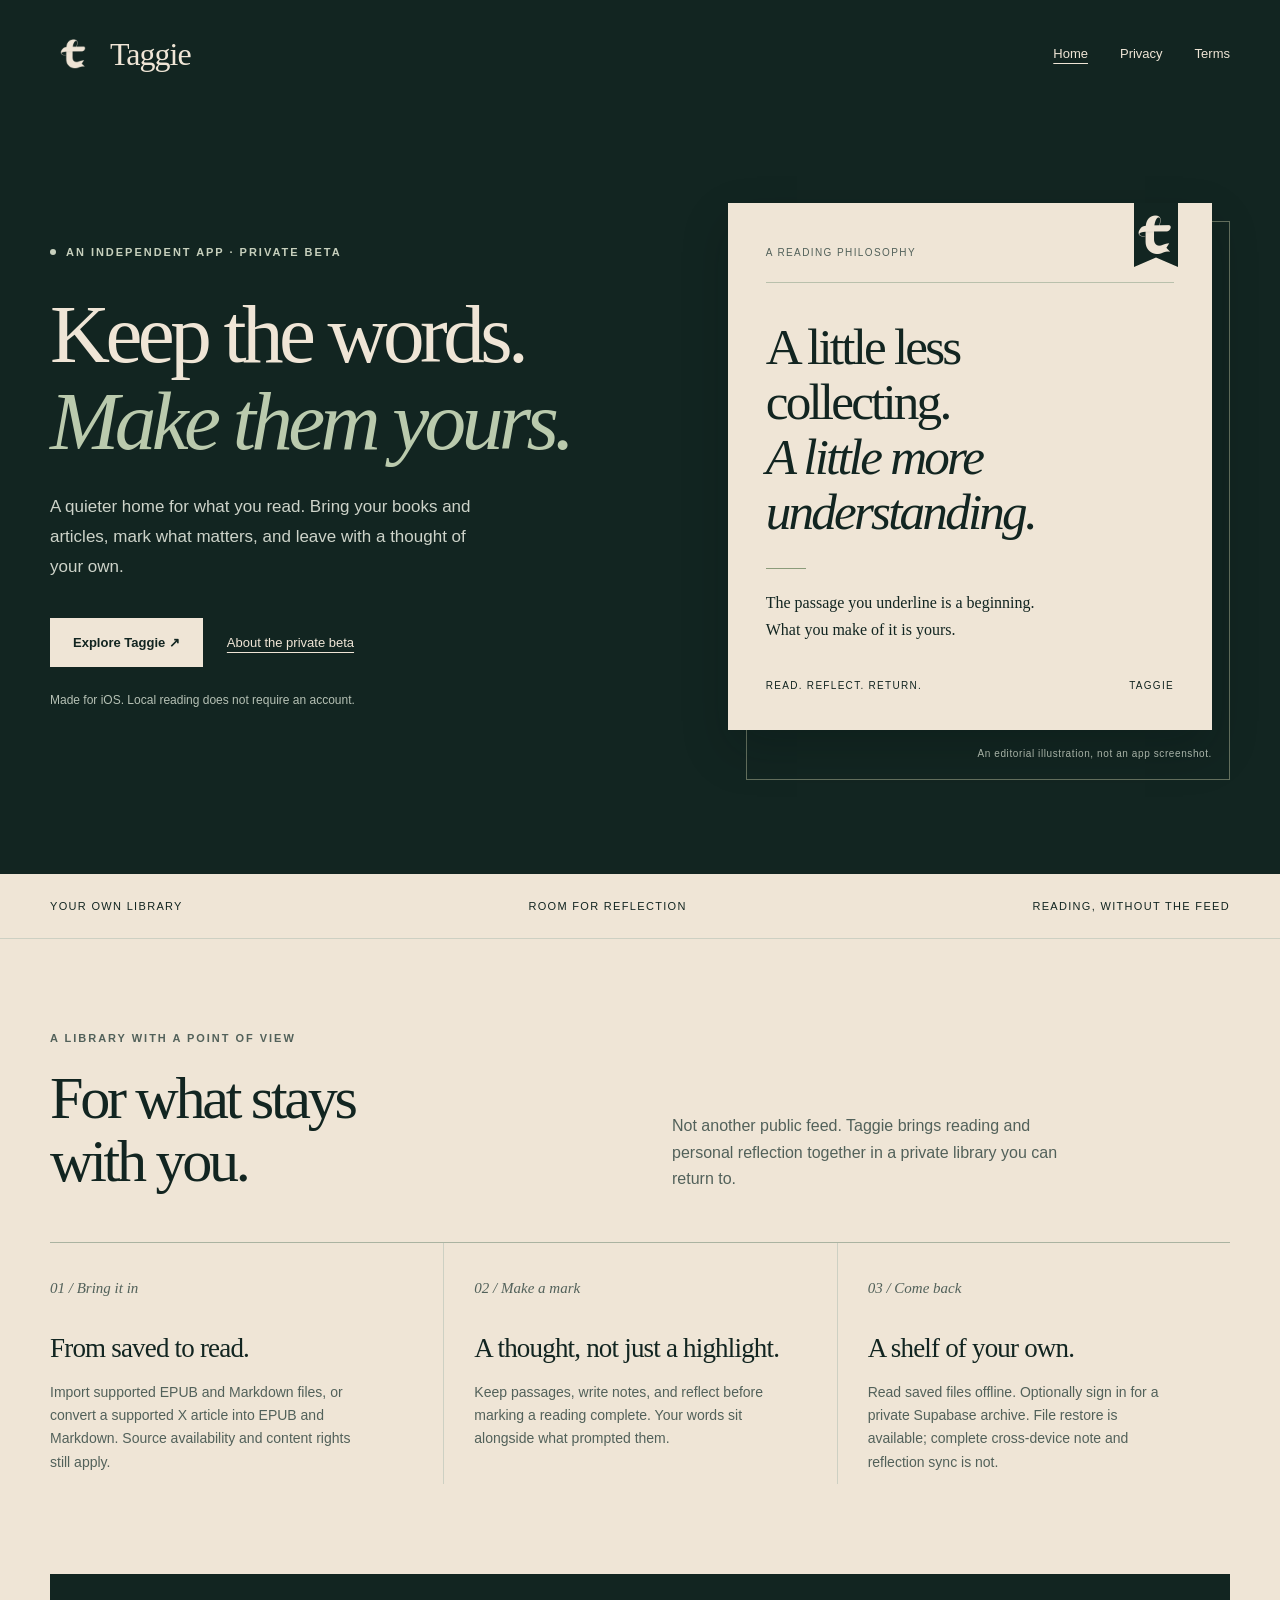
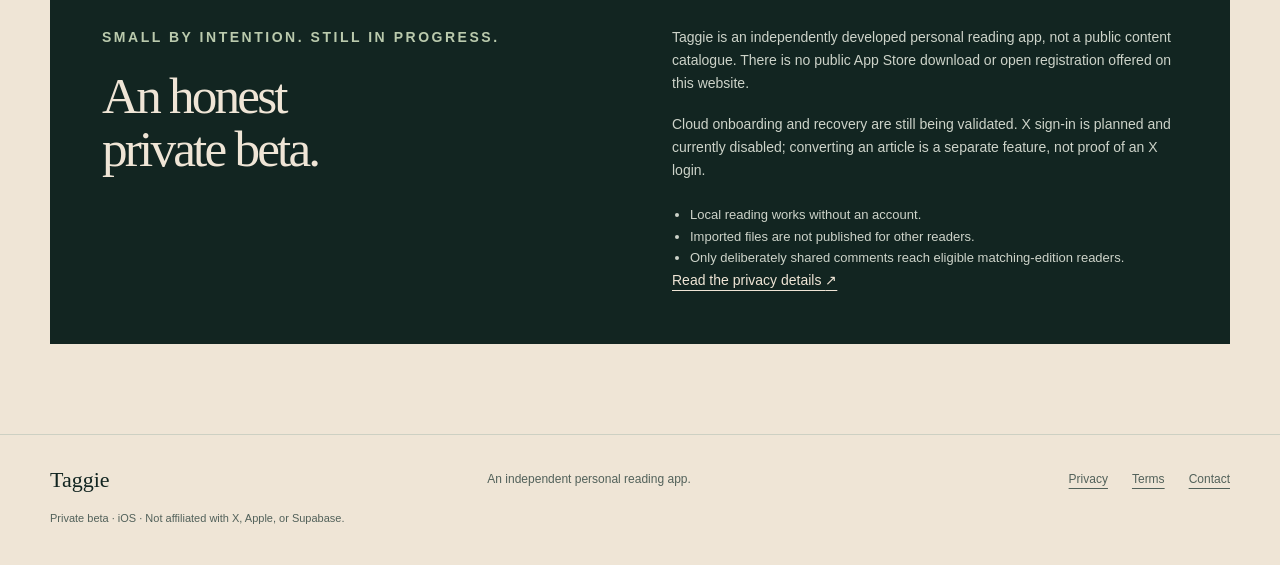
<file: index.html>
<!doctype html>
<html lang="en"><head><meta charset="utf-8"><meta name="viewport" content="width=device-width, initial-scale=1"><meta name="description" content="An independent, local-first iOS reading app in private beta. EPUB, Markdown, supported X articles, and a space for your own thoughts."><meta name="theme-color" content="#122521"><title>Taggie — Read. Reflect. Return.</title><link rel="icon" type="image/png" href="assets/taggie-ribbon-t-forest-1024.png"><link rel="stylesheet" href="styles.css"></head><body><a class="skip" href="#main">Skip to content</a><header class="site-header"><nav class="wrap nav" aria-label="Main navigation"><a class="brand" href="index.html" aria-label="Taggie home"><img src="assets/taggie-ribbon-t-forest-1024.png" alt="" width="48" height="48">Taggie</a><div class="nav-links"><a href="index.html" aria-current="page">Home</a><a href="privacy.html">Privacy</a><a href="terms.html">Terms</a></div></nav></header><main id="main"><section class="hero"><div class="wrap hero-grid"><div><p class="eyebrow status"><span class="dot" aria-hidden="true"></span> An independent app · Private beta</p><h1>Keep the words.<br><em>Make them yours.</em></h1><p class="intro">A quieter home for what you read. Bring your books and articles, mark what matters, and leave with a thought of your own.</p><div class="actions"><a class="button" href="#reading">Explore Taggie <span aria-hidden="true">↗</span></a><a class="text-link" href="#beta">About the private beta</a></div><p class="hero-note">Made for iOS. Local reading does not require an account.</p></div><div class="folio" aria-label="Taggie's reading philosophy, an editorial illustration"><div class="folio-page"><img class="folio-mark" src="assets/taggie-ribbon-t-forest-1024.png" alt="" width="44" height="64"><div class="folio-top"><span>A reading philosophy</span><span>01</span></div><h2>A little less<br>collecting.<br><em>A little more<br>understanding.</em></h2><div class="folio-rule"></div><p>The passage you underline is a beginning. What you make of it is yours.</p><div class="folio-bottom"><span>Read. Reflect. Return.</span><span>Taggie</span></div></div><p class="folio-caption">An editorial illustration, not an app screenshot.</p></div></div></section><div class="principles"><div class="wrap principles-inner"><span>Your own library</span><span>Room for reflection</span><span>Reading, without the feed</span></div></div><section class="wrap section" id="reading"><div class="section-head"><div><p class="eyebrow">A library with a point of view</p><h2>For what stays<br>with you.</h2></div><p>Not another public feed. Taggie brings reading and personal reflection together in a private library you can return to.</p></div><div class="cards"><article class="card"><span class="number">01 / Bring it in</span><h3>From saved to read.</h3><p>Import supported EPUB and Markdown files, or convert a supported X article into EPUB and Markdown. Source availability and content rights still apply.</p></article><article class="card"><span class="number">02 / Make a mark</span><h3>A thought, not just a highlight.</h3><p>Keep passages, write notes, and reflect before marking a reading complete. Your words sit alongside what prompted them.</p></article><article class="card"><span class="number">03 / Come back</span><h3>A shelf of your own.</h3><p>Read saved files offline. Optionally sign in for a private Supabase archive. File restore is available; complete cross-device note and reflection sync is not.</p></article></div></section><section class="wrap section" id="beta" aria-labelledby="beta-title" style="padding-top:0"><div class="beta"><div><p class="eyebrow">Small by intention. Still in progress.</p><h2 id="beta-title">An honest<br>private beta.</h2></div><div><p>Taggie is an independently developed personal reading app, not a public content catalogue. There is no public App Store download or open registration offered on this website.</p><p>Cloud onboarding and recovery are still being validated. X sign-in is planned and currently disabled; converting an article is a separate feature, not proof of an X login.</p><ul><li>Local reading works without an account.</li><li>Imported files are not published for other readers.</li><li>Only deliberately shared comments reach eligible matching-edition readers.</li></ul><p><a href="privacy.html">Read the privacy details <span aria-hidden="true">↗</span></a></p></div></div></section></main><footer class="site-footer"><div class="wrap"><div class="footer-row"><span class="footer-brand">Taggie</span><span>An independent personal reading app.</span><div class="footer-links"><a href="privacy.html">Privacy</a><a href="terms.html">Terms</a><a href="mailto:taggiesupport@gmail.com">Contact</a></div></div><p class="footer-note">Private beta · iOS · Not affiliated with X, Apple, or Supabase.</p></div></footer></body></html>
</file>
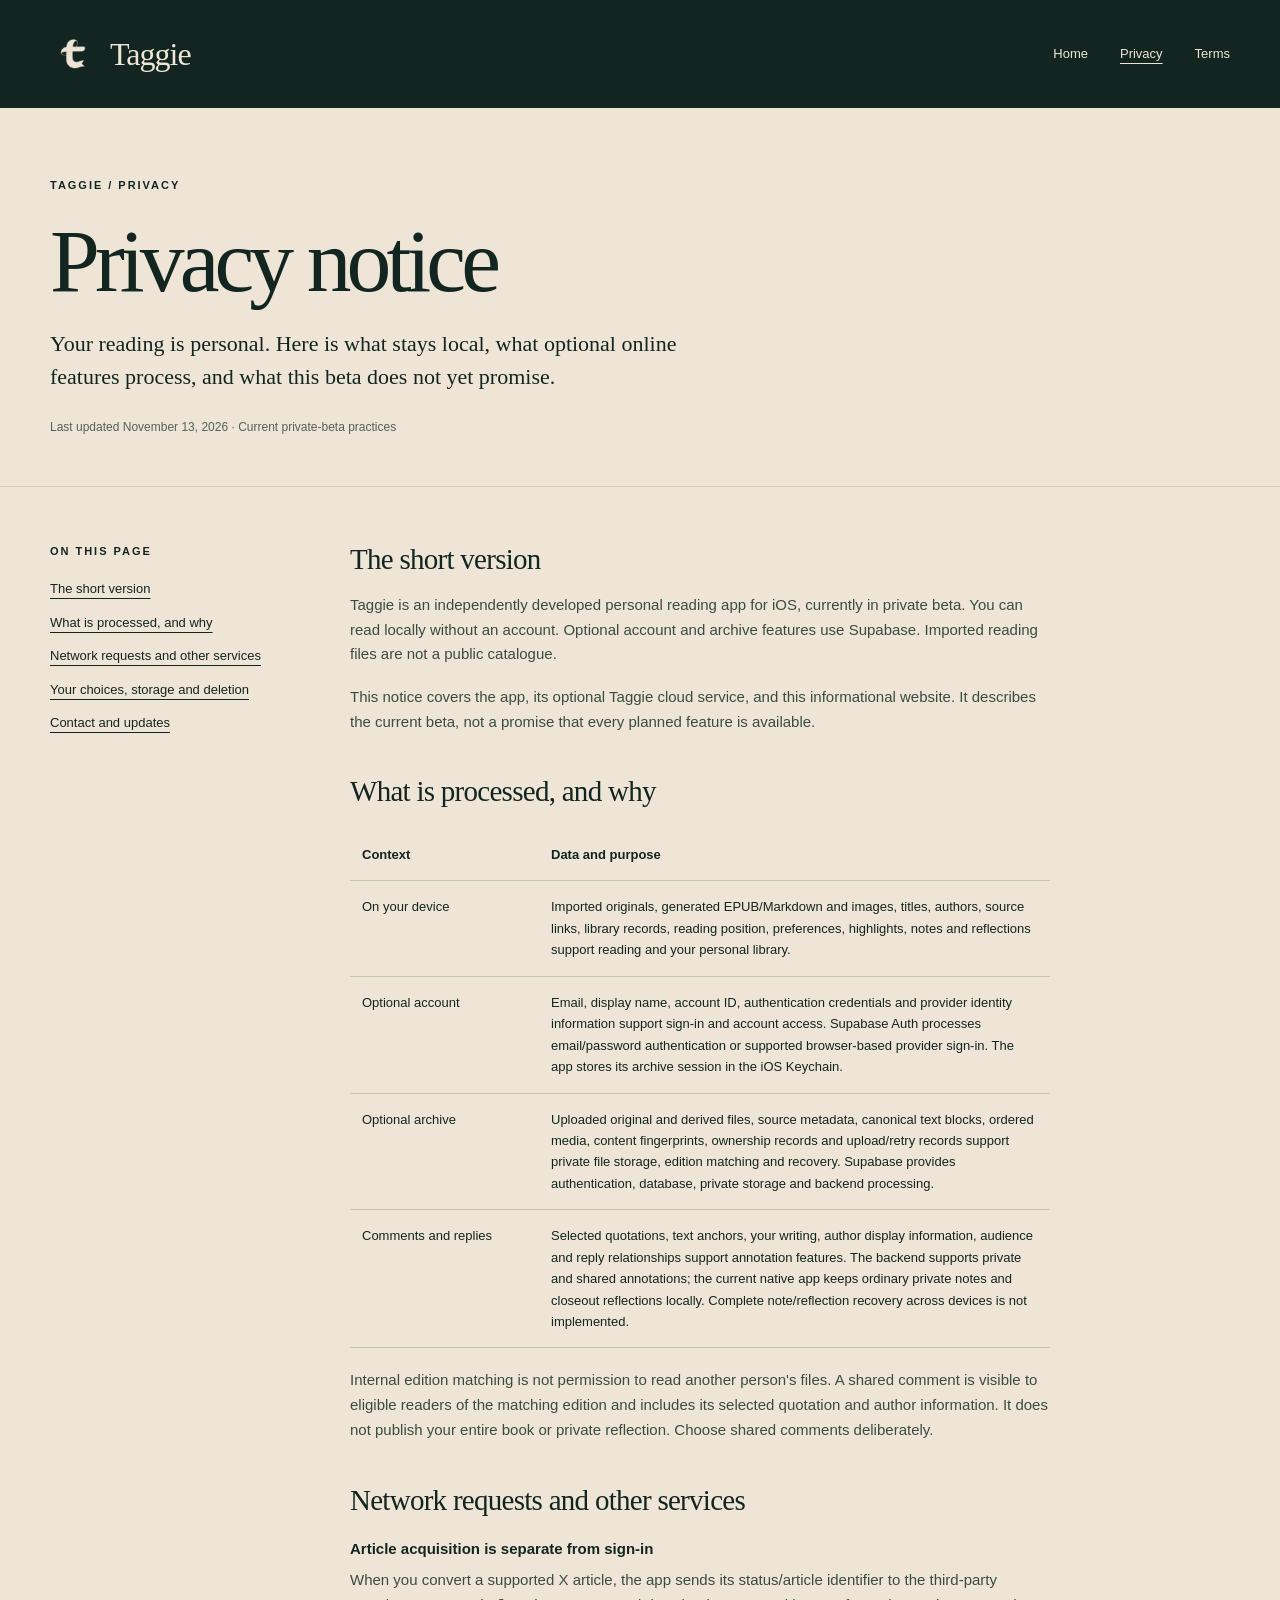
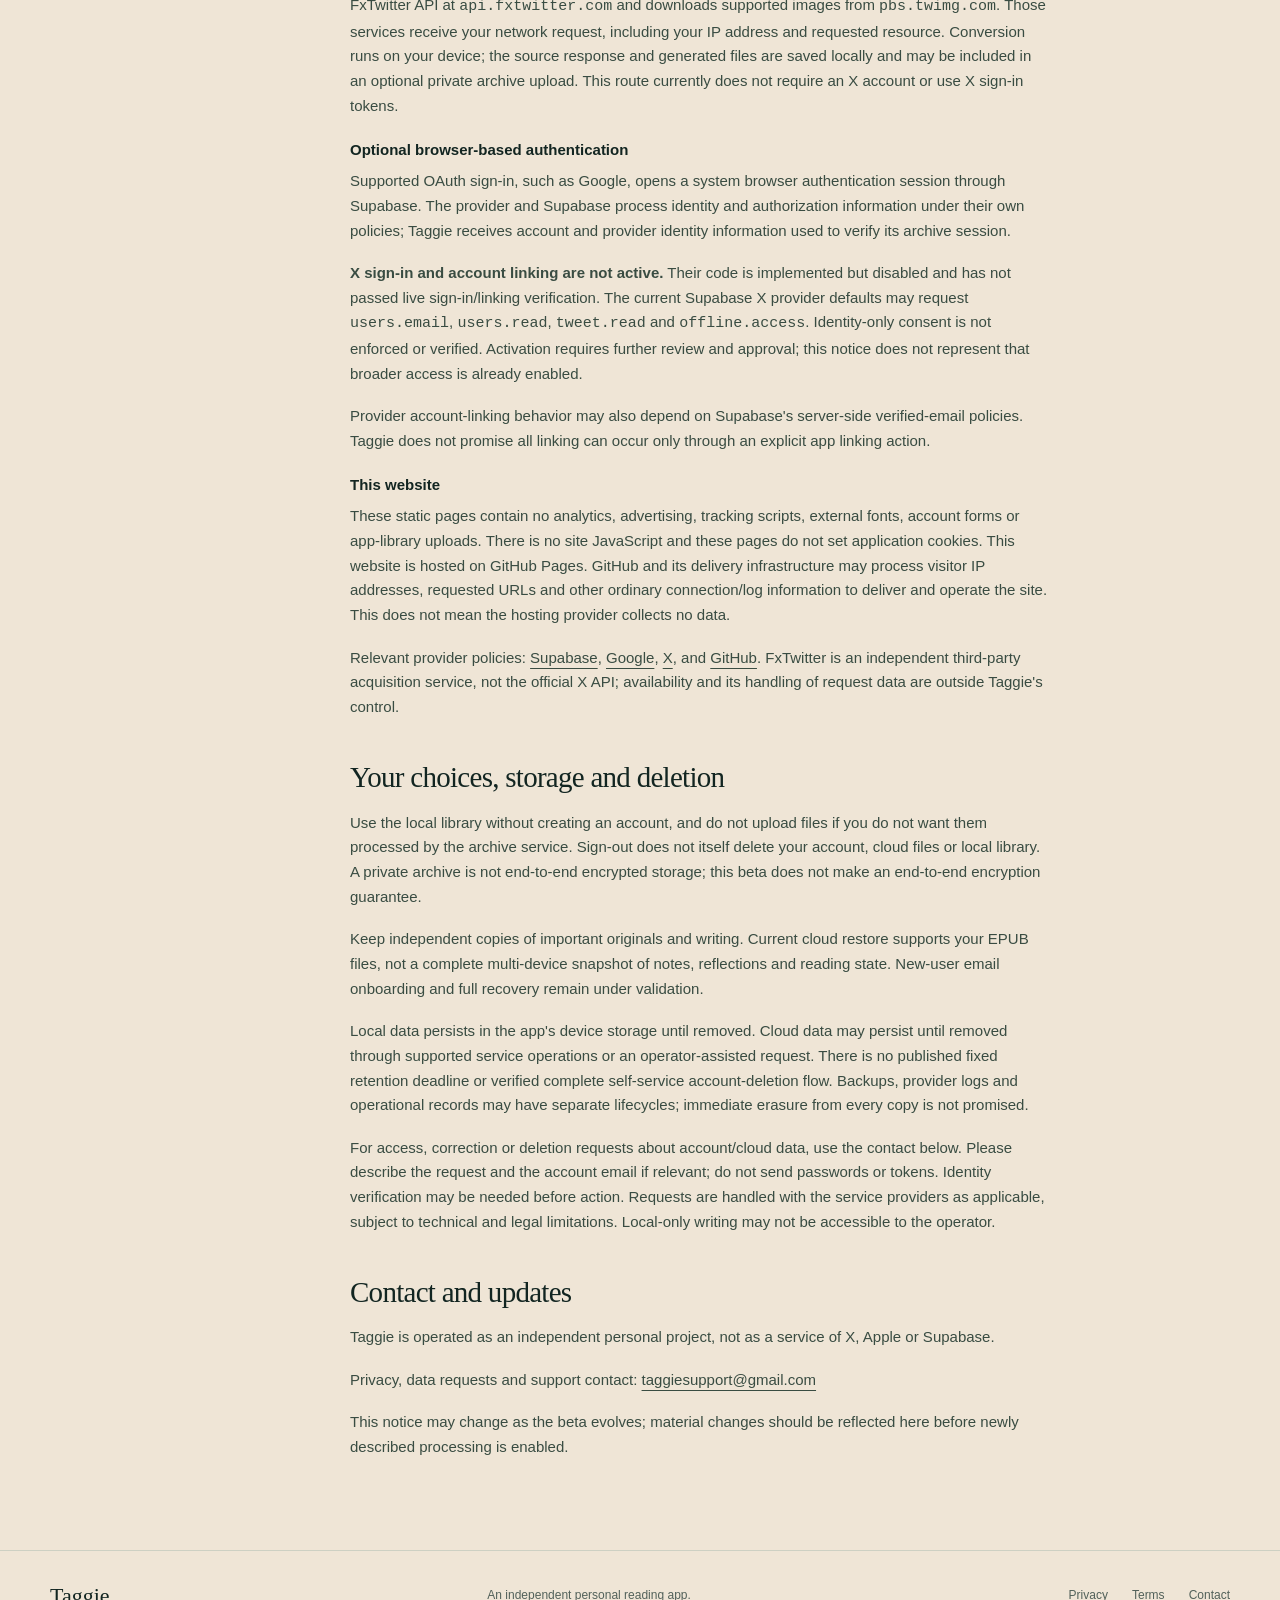
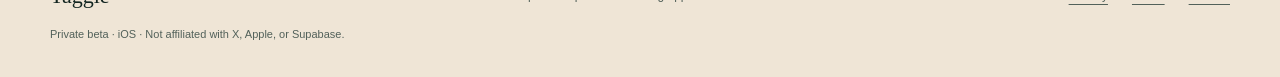
<file: privacy.html>
<!doctype html>
<html lang="en"><head><meta charset="utf-8"><meta name="viewport" content="width=device-width, initial-scale=1"><meta name="description" content="Your reading is personal. Here is what stays local, what optional online features process, and what this beta does not yet promise."><meta name="theme-color" content="#122521"><title>Privacy notice — Taggie</title><link rel="icon" type="image/png" href="assets/taggie-ribbon-t-forest-1024.png"><link rel="stylesheet" href="styles.css"></head><body><a class="skip" href="#main">Skip to content</a><header class="site-header"><nav class="wrap nav" aria-label="Main navigation"><a class="brand" href="index.html" aria-label="Taggie home"><img src="assets/taggie-ribbon-t-forest-1024.png" alt="" width="48" height="48">Taggie</a><div class="nav-links"><a href="index.html">Home</a><a href="privacy.html" aria-current="page">Privacy</a><a href="terms.html">Terms</a></div></nav></header><main id="main"><div class="legal-hero"><div class="wrap"><p class="eyebrow">Taggie / privacy</p><h1>Privacy notice</h1><p class="summary">Your reading is personal. Here is what stays local, what optional online features process, and what this beta does not yet promise.</p><p class="date">Last updated November 13, 2026 · Current private-beta practices</p></div></div><div class="wrap legal-grid"><aside class="toc" aria-label="On this page"><p class="eyebrow">On this page</p><a href="#overview">The short version</a><a href="#data">What is processed, and why</a><a href="#providers">Network requests and other services</a><a href="#choices">Your choices, storage and deletion</a><a href="#contact">Contact and updates</a></aside><article class="policy"><section id="overview"><h2>The short version</h2><p>Taggie is an independently developed personal reading app for iOS, currently in private beta. You can read locally without an account. Optional account and archive features use Supabase. Imported reading files are not a public catalogue.</p><p>This notice covers the app, its optional Taggie cloud service, and this informational website. It describes the current beta, not a promise that every planned feature is available.</p></section><section id="data"><h2>What is processed, and why</h2><table><thead><tr><th scope="col">Context</th><th scope="col">Data and purpose</th></tr></thead><tbody><tr><td>On your device</td><td>Imported originals, generated EPUB/Markdown and images, titles, authors, source links, library records, reading position, preferences, highlights, notes and reflections support reading and your personal library.</td></tr><tr><td>Optional account</td><td>Email, display name, account ID, authentication credentials and provider identity information support sign-in and account access. Supabase Auth processes email/password authentication or supported browser-based provider sign-in. The app stores its archive session in the iOS Keychain.</td></tr><tr><td>Optional archive</td><td>Uploaded original and derived files, source metadata, canonical text blocks, ordered media, content fingerprints, ownership records and upload/retry records support private file storage, edition matching and recovery. Supabase provides authentication, database, private storage and backend processing.</td></tr><tr><td>Comments and replies</td><td>Selected quotations, text anchors, your writing, author display information, audience and reply relationships support annotation features. The backend supports private and shared annotations; the current native app keeps ordinary private notes and closeout reflections locally. Complete note/reflection recovery across devices is not implemented.</td></tr></tbody></table><p>Internal edition matching is not permission to read another person's files. A shared comment is visible to eligible readers of the matching edition and includes its selected quotation and author information. It does not publish your entire book or private reflection. Choose shared comments deliberately.</p></section><section id="providers"><h2>Network requests and other services</h2><h3>Article acquisition is separate from sign-in</h3><p>When you convert a supported X article, the app sends its status/article identifier to the third-party FxTwitter API at <code>api.fxtwitter.com</code> and downloads supported images from <code>pbs.twimg.com</code>. Those services receive your network request, including your IP address and requested resource. Conversion runs on your device; the source response and generated files are saved locally and may be included in an optional private archive upload. This route currently does not require an X account or use X sign-in tokens.</p><h3>Optional browser-based authentication</h3><p>Supported OAuth sign-in, such as Google, opens a system browser authentication session through Supabase. The provider and Supabase process identity and authorization information under their own policies; Taggie receives account and provider identity information used to verify its archive session.</p><p><strong>X sign-in and account linking are not active.</strong> Their code is implemented but disabled and has not passed live sign-in/linking verification. The current Supabase X provider defaults may request <code>users.email</code>, <code>users.read</code>, <code>tweet.read</code> and <code>offline.access</code>. Identity-only consent is not enforced or verified. Activation requires further review and approval; this notice does not represent that broader access is already enabled.</p><p>Provider account-linking behavior may also depend on Supabase's server-side verified-email policies. Taggie does not promise all linking can occur only through an explicit app linking action.</p><h3>This website</h3><p>These static pages contain no analytics, advertising, tracking scripts, external fonts, account forms or app-library uploads. There is no site JavaScript and these pages do not set application cookies. This website is hosted on GitHub Pages. GitHub and its delivery infrastructure may process visitor IP addresses, requested URLs and other ordinary connection/log information to deliver and operate the site. This does not mean the hosting provider collects no data.</p><p>Relevant provider policies: <a href="https://supabase.com/privacy">Supabase</a>, <a href="https://policies.google.com/privacy">Google</a>, <a href="https://x.com/en/privacy">X</a>, and <a href="https://docs.github.com/en/site-policy/privacy-policies/github-general-privacy-statement">GitHub</a>. FxTwitter is an independent third-party acquisition service, not the official X API; availability and its handling of request data are outside Taggie's control.</p></section><section id="choices"><h2>Your choices, storage and deletion</h2><p>Use the local library without creating an account, and do not upload files if you do not want them processed by the archive service. Sign-out does not itself delete your account, cloud files or local library. A private archive is not end-to-end encrypted storage; this beta does not make an end-to-end encryption guarantee.</p><p>Keep independent copies of important originals and writing. Current cloud restore supports your EPUB files, not a complete multi-device snapshot of notes, reflections and reading state. New-user email onboarding and full recovery remain under validation.</p><p>Local data persists in the app's device storage until removed. Cloud data may persist until removed through supported service operations or an operator-assisted request. There is no published fixed retention deadline or verified complete self-service account-deletion flow. Backups, provider logs and operational records may have separate lifecycles; immediate erasure from every copy is not promised.</p><p>For access, correction or deletion requests about account/cloud data, use the contact below. Please describe the request and the account email if relevant; do not send passwords or tokens. Identity verification may be needed before action. Requests are handled with the service providers as applicable, subject to technical and legal limitations. Local-only writing may not be accessible to the operator.</p></section><section id="contact"><h2>Contact and updates</h2><p>Taggie is operated as an independent personal project, not as a service of X, Apple or Supabase.</p><p>Privacy, data requests and support contact: <a href="mailto:taggiesupport@gmail.com">taggiesupport@gmail.com</a></p><p>This notice may change as the beta evolves; material changes should be reflected here before newly described processing is enabled.</p></section></article></div></main><footer class="site-footer"><div class="wrap"><div class="footer-row"><span class="footer-brand">Taggie</span><span>An independent personal reading app.</span><div class="footer-links"><a href="privacy.html">Privacy</a><a href="terms.html">Terms</a><a href="privacy.html#contact">Contact</a></div></div><p class="footer-note">Private beta · iOS · Not affiliated with X, Apple, or Supabase.</p></div></footer></body></html>
</file>
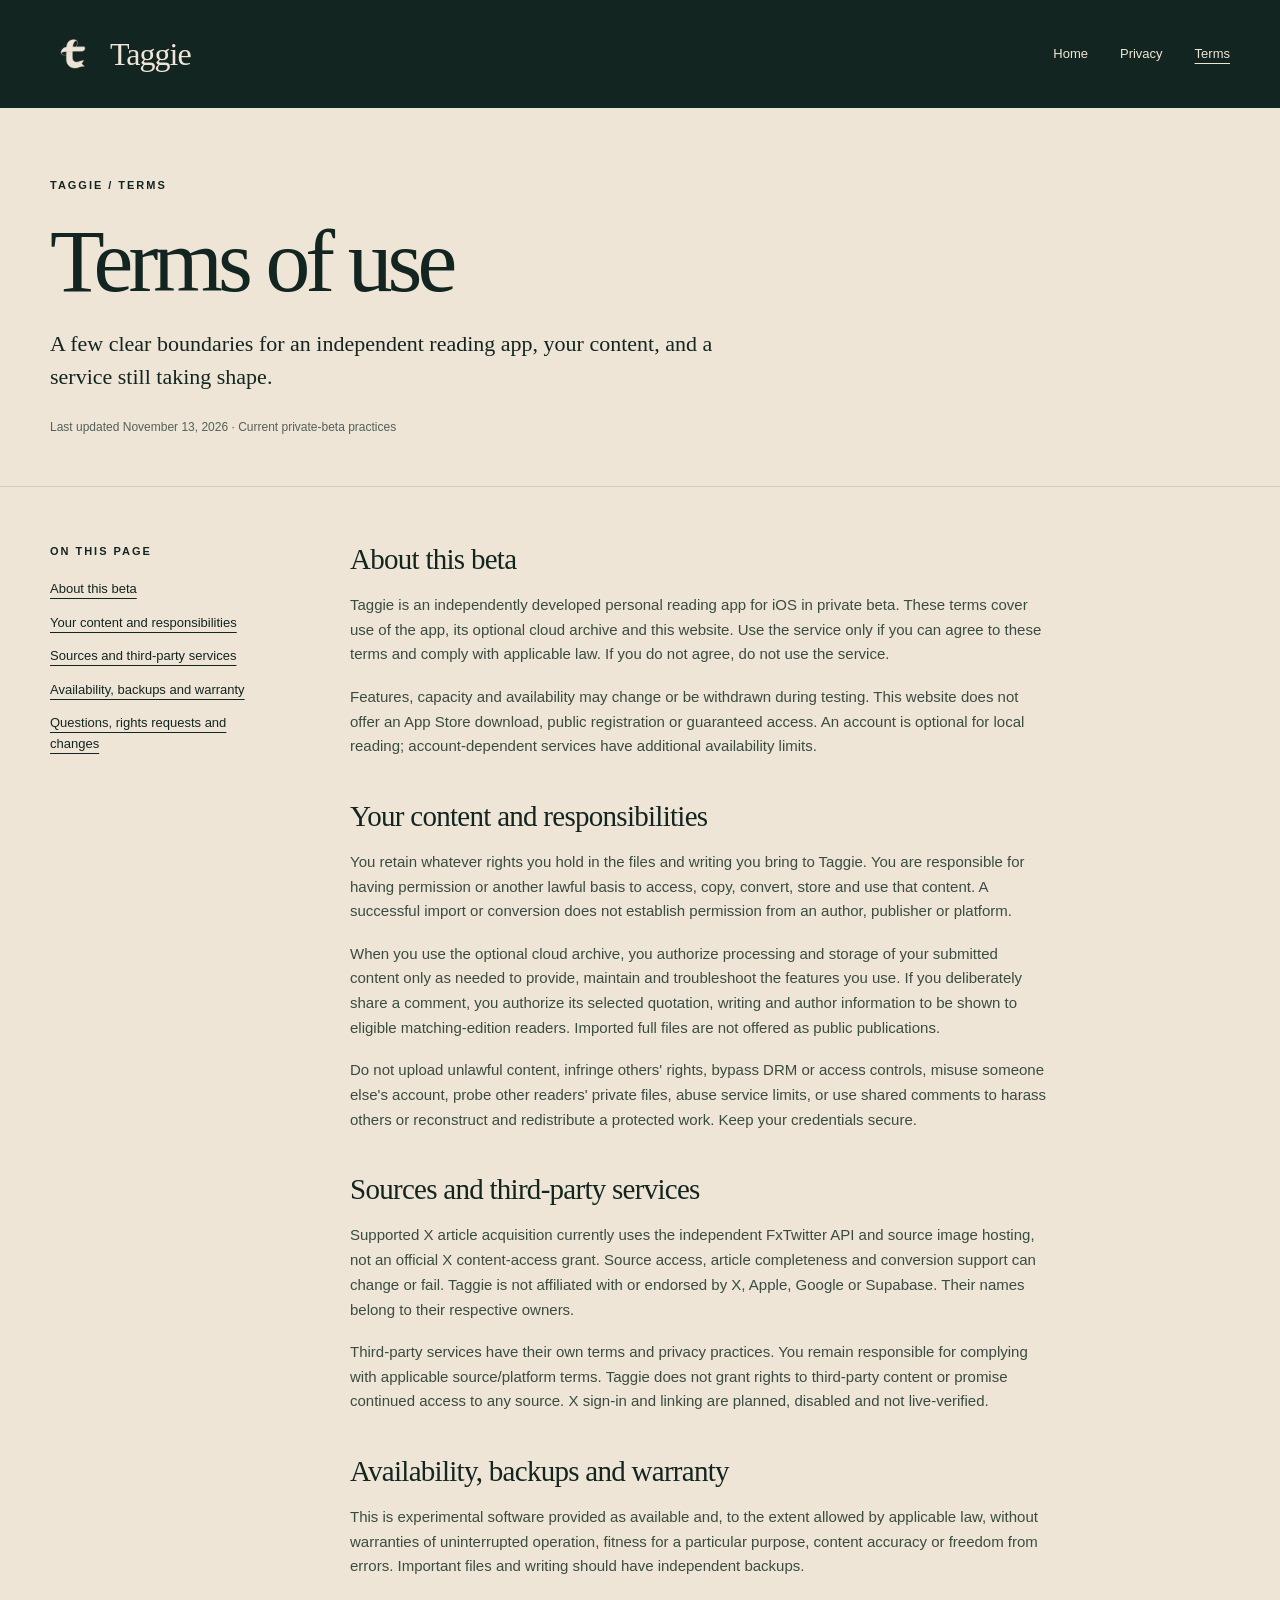
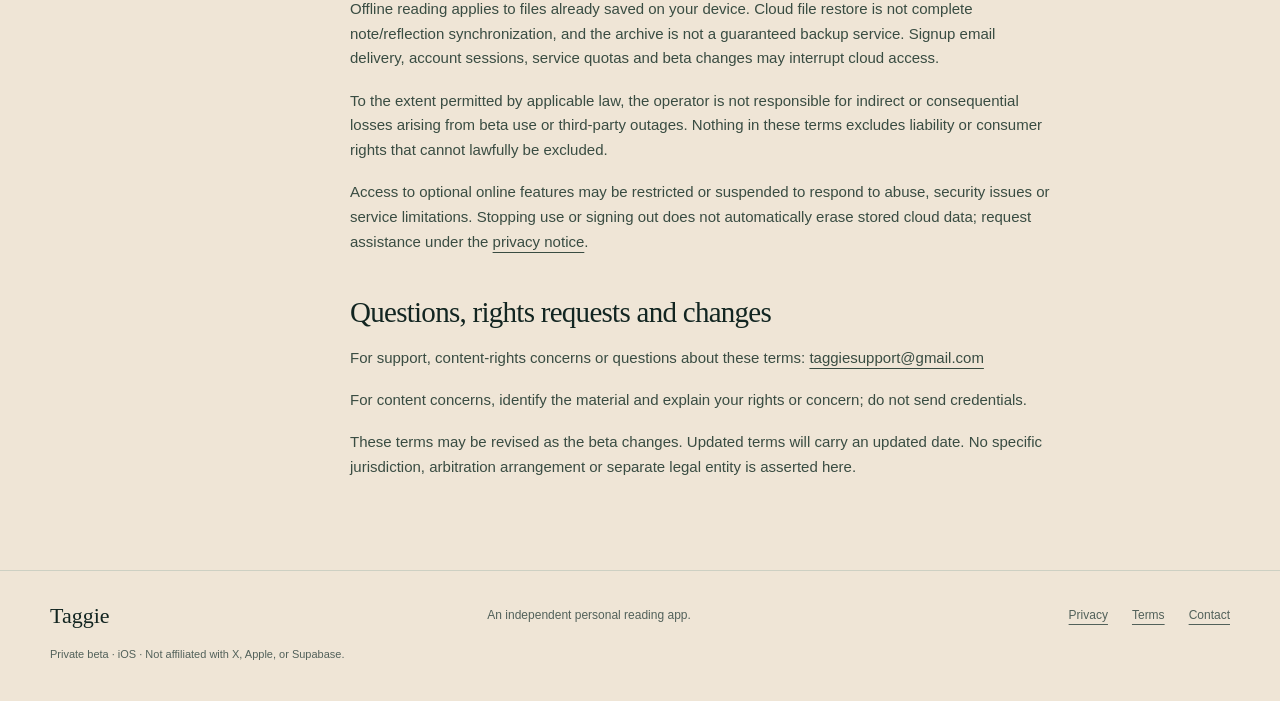
<file: terms.html>
<!doctype html>
<html lang="en"><head><meta charset="utf-8"><meta name="viewport" content="width=device-width, initial-scale=1"><meta name="description" content="A few clear boundaries for an independent reading app, your content, and a service still taking shape."><meta name="theme-color" content="#122521"><title>Terms of use — Taggie</title><link rel="icon" type="image/png" href="assets/taggie-ribbon-t-forest-1024.png"><link rel="stylesheet" href="styles.css"></head><body><a class="skip" href="#main">Skip to content</a><header class="site-header"><nav class="wrap nav" aria-label="Main navigation"><a class="brand" href="index.html" aria-label="Taggie home"><img src="assets/taggie-ribbon-t-forest-1024.png" alt="" width="48" height="48">Taggie</a><div class="nav-links"><a href="index.html">Home</a><a href="privacy.html">Privacy</a><a href="terms.html" aria-current="page">Terms</a></div></nav></header><main id="main"><div class="legal-hero"><div class="wrap"><p class="eyebrow">Taggie / terms</p><h1>Terms of use</h1><p class="summary">A few clear boundaries for an independent reading app, your content, and a service still taking shape.</p><p class="date">Last updated November 13, 2026 · Current private-beta practices</p></div></div><div class="wrap legal-grid"><aside class="toc" aria-label="On this page"><p class="eyebrow">On this page</p><a href="#about">About this beta</a><a href="#content">Your content and responsibilities</a><a href="#third-parties">Sources and third-party services</a><a href="#limits">Availability, backups and warranty</a><a href="#contact">Questions, rights requests and changes</a></aside><article class="policy"><section id="about"><h2>About this beta</h2><p>Taggie is an independently developed personal reading app for iOS in private beta. These terms cover use of the app, its optional cloud archive and this website. Use the service only if you can agree to these terms and comply with applicable law. If you do not agree, do not use the service.</p><p>Features, capacity and availability may change or be withdrawn during testing. This website does not offer an App Store download, public registration or guaranteed access. An account is optional for local reading; account-dependent services have additional availability limits.</p></section><section id="content"><h2>Your content and responsibilities</h2><p>You retain whatever rights you hold in the files and writing you bring to Taggie. You are responsible for having permission or another lawful basis to access, copy, convert, store and use that content. A successful import or conversion does not establish permission from an author, publisher or platform.</p><p>When you use the optional cloud archive, you authorize processing and storage of your submitted content only as needed to provide, maintain and troubleshoot the features you use. If you deliberately share a comment, you authorize its selected quotation, writing and author information to be shown to eligible matching-edition readers. Imported full files are not offered as public publications.</p><p>Do not upload unlawful content, infringe others' rights, bypass DRM or access controls, misuse someone else's account, probe other readers' private files, abuse service limits, or use shared comments to harass others or reconstruct and redistribute a protected work. Keep your credentials secure.</p></section><section id="third-parties"><h2>Sources and third-party services</h2><p>Supported X article acquisition currently uses the independent FxTwitter API and source image hosting, not an official X content-access grant. Source access, article completeness and conversion support can change or fail. Taggie is not affiliated with or endorsed by X, Apple, Google or Supabase. Their names belong to their respective owners.</p><p>Third-party services have their own terms and privacy practices. You remain responsible for complying with applicable source/platform terms. Taggie does not grant rights to third-party content or promise continued access to any source. X sign-in and linking are planned, disabled and not live-verified.</p></section><section id="limits"><h2>Availability, backups and warranty</h2><p>This is experimental software provided as available and, to the extent allowed by applicable law, without warranties of uninterrupted operation, fitness for a particular purpose, content accuracy or freedom from errors. Important files and writing should have independent backups.</p><p>Offline reading applies to files already saved on your device. Cloud file restore is not complete note/reflection synchronization, and the archive is not a guaranteed backup service. Signup email delivery, account sessions, service quotas and beta changes may interrupt cloud access.</p><p>To the extent permitted by applicable law, the operator is not responsible for indirect or consequential losses arising from beta use or third-party outages. Nothing in these terms excludes liability or consumer rights that cannot lawfully be excluded.</p><p>Access to optional online features may be restricted or suspended to respond to abuse, security issues or service limitations. Stopping use or signing out does not automatically erase stored cloud data; request assistance under the <a href="privacy.html#choices">privacy notice</a>.</p></section><section id="contact"><h2>Questions, rights requests and changes</h2><p>For support, content-rights concerns or questions about these terms: <a href="mailto:taggiesupport@gmail.com">taggiesupport@gmail.com</a></p><p>For content concerns, identify the material and explain your rights or concern; do not send credentials.</p><p>These terms may be revised as the beta changes. Updated terms will carry an updated date. No specific jurisdiction, arbitration arrangement or separate legal entity is asserted here.</p></section></article></div></main><footer class="site-footer"><div class="wrap"><div class="footer-row"><span class="footer-brand">Taggie</span><span>An independent personal reading app.</span><div class="footer-links"><a href="privacy.html">Privacy</a><a href="terms.html">Terms</a><a href="privacy.html#contact">Contact</a></div></div><p class="footer-note">Private beta · iOS · Not affiliated with X, Apple, or Supabase.</p></div></footer></body></html>
</file>
<file: styles.css>
@charset "UTF-8";
:root{--forest:#122521;--cream:#EFE5D6;--paper:#F7F2E9;--muted:#52615A;--line:#CDD0C3;--light-line:#52625A;--serif:Georgia,"Times New Roman",serif;--sans:-apple-system,BlinkMacSystemFont,"Segoe UI",sans-serif}
*{box-sizing:border-box}html{scroll-behavior:smooth;scroll-padding-top:2rem}body{margin:0;background:var(--cream);color:var(--forest);font:16px/1.65 var(--sans);-webkit-font-smoothing:antialiased}a{color:inherit;text-underline-offset:5px}a:hover{text-decoration-thickness:2px}a:focus-visible{outline:3px solid currentColor;outline-offset:6px}img{max-width:100%;display:block}h1,h2,h3,p{margin:0}h1,h2,h3{font-weight:400}h1,h2{font-family:var(--serif);letter-spacing:-.055em;line-height:1.04}h2{font-size:clamp(2.4rem,4.7vw,4rem)}p+p{margin-top:1.1rem}.wrap{width:min(1180px,calc(100% - 96px));margin:auto}.skip{position:absolute;top:-100px;left:24px;background:var(--cream);padding:12px;z-index:10}.skip:focus{top:12px}.site-header{background:var(--forest);color:var(--cream)}.nav{min-height:108px;display:flex;justify-content:space-between;align-items:center;gap:24px}.brand{display:flex;align-items:center;gap:12px;font-family:var(--serif);font-size:32px;text-decoration:none;letter-spacing:-1px}.brand img{width:48px;height:48px;border-radius:10px}.nav-links{display:flex;gap:32px;align-items:center}.nav-links a{font-size:13px;text-decoration:none}.nav-links a[aria-current=page]{text-decoration:underline}.eyebrow{font-size:11px;font-weight:600;text-transform:uppercase;letter-spacing:.18em}.hero{background:var(--forest);color:var(--cream);padding:60px 0 94px}.hero-grid{display:grid;grid-template-columns:1.22fr 1fr;gap:65px;align-items:center}.status{display:inline-flex;align-items:center;gap:10px;color:#C7D0BD;margin-bottom:30px}.dot{height:6px;width:6px;border-radius:50%;background:#C7D0BD}.hero h1{font-size:clamp(3.6rem,6.5vw,6.2rem);max-width:640px}.hero h1 em{font-weight:400;color:#BACAAD}.intro{max-width:440px;color:#CDD3C9;font-size:17px;line-height:1.75;margin-top:28px}.actions{display:flex;gap:24px;flex-wrap:wrap;align-items:center;margin-top:36px}.button{display:inline-block;text-decoration:none;padding:13px 22px;background:var(--cream);color:var(--forest);font-size:13px;font-weight:600;border:1px solid var(--cream)}.text-link{font-size:13px}.hero-note{margin-top:24px;color:#B6C1B5;font-size:12px}.folio{position:relative;padding:35px 18px 18px 0}.folio:after{content:"";position:absolute;inset:53px 0 0 18px;border:1px solid #64705E;z-index:0}.folio-page{position:relative;z-index:1;background:var(--cream);color:var(--forest);padding:42px 38px 35px;min-height:448px;box-shadow:0 20px 45px #07110D33}.folio-top{display:flex;justify-content:space-between;padding-bottom:20px;border-bottom:1px solid #B9C0AC;color:#52615A;font-size:10px;letter-spacing:.14em;text-transform:uppercase}.folio-mark{position:absolute;right:34px;top:0;width:44px;height:64px;object-fit:cover;clip-path:polygon(0 0,100% 0,100% 100%,50% 85%,0 100%)}.folio h2{font-size:clamp(2.5rem,4vw,3.6rem);line-height:1.08;margin-top:36px;max-width:300px}.folio h2 em{font-weight:400}.folio-rule{width:40px;border-top:1px solid #8B9B7A;margin:28px 0 20px}.folio p{font-family:var(--serif);font-size:16px;max-width:270px;line-height:1.7}.folio-bottom{display:flex;justify-content:space-between;gap:10px;margin-top:35px;font-size:10px;letter-spacing:.13em;text-transform:uppercase}.folio .folio-caption{max-width:none;font-family:var(--sans);text-align:right;color:#B6C1B5;font-size:10px;line-height:1.65;margin-top:16px;letter-spacing:.06em}.principles{border-bottom:1px solid var(--line)}.principles-inner{display:flex;justify-content:space-between;gap:20px;padding:23px 0;font-size:11px;text-transform:uppercase;letter-spacing:.12em}.section{padding:90px 0}.section-head{display:grid;grid-template-columns:1fr 1fr;gap:64px;align-items:end;margin-bottom:50px}.section-head .eyebrow{margin-bottom:20px;color:var(--muted)}.section-head>p{max-width:420px;color:var(--muted);font-size:16px}.cards{display:grid;grid-template-columns:repeat(3,1fr);border-top:1px solid #AAB3A1}.card{padding:32px 30px 10px 0}.card+.card{padding-left:30px;border-left:1px solid var(--line)}.number{font:italic 15px var(--serif);color:var(--muted)}.card h3{font:27px/1.2 var(--serif);letter-spacing:-.03em;margin:30px 0 17px}.card p{font-size:14px;color:var(--muted);max-width:310px}.beta{background:var(--forest);color:var(--cream);display:grid;grid-template-columns:1fr 1fr;gap:64px;padding:52px}.beta .eyebrow{color:#BACAAD;margin-bottom:20px}.beta h2{font-size:clamp(2.5rem,4vw,3.4rem)}.beta p{color:#CDD3C9;font-size:14px}.beta p+p{margin-top:18px}.beta a{color:var(--cream)}.beta ul{margin:22px 0 0;padding-left:18px;color:#CDD3C9;font-size:13px}.site-footer{padding:32px 0 38px;border-top:1px solid var(--line)}.footer-row{display:flex;justify-content:space-between;gap:24px;align-items:center;font-size:12px;color:var(--muted)}.footer-links{display:flex;gap:24px}.footer-brand{font:22px var(--serif);color:var(--forest)}.footer-note{font-size:11px;color:var(--muted);margin-top:16px}.legal-hero{padding:68px 0 48px;border-bottom:1px solid var(--line)}.legal-hero h1{font-size:clamp(3.8rem,7vw,6rem);margin:20px 0}.legal-hero .summary{max-width:680px;font:22px/1.5 var(--serif)}.date{font-size:12px;color:var(--muted);margin-top:25px}.legal-grid{display:grid;grid-template-columns:220px minmax(0,700px);gap:80px;padding:55px 0 90px}.toc{font-size:13px}.toc p{margin-bottom:18px}.toc a{display:block;margin-bottom:12px}.policy section+section{margin-top:40px}.policy h2{font:29px/1.2 var(--serif);letter-spacing:-.025em;margin-bottom:16px}.policy h3{font:600 15px/1.5 var(--sans);margin:20px 0 8px}.policy p,.policy li{font-size:15px;color:#394C42}.policy ul{padding-left:21px}.notice{border:1px solid #AAB3A1;background:#E5DECE;padding:22px;margin-bottom:36px}.notice p{font-size:13px}.contact-token{font-family:monospace;font-size:13px;overflow-wrap:anywhere}.policy a{overflow-wrap:anywhere}.policy table{width:100%;border-collapse:collapse;margin:20px 0;font-size:13px}.policy th,.policy td{text-align:left;padding:15px 12px;border-bottom:1px solid #BFC6B6;vertical-align:top}.policy th{font-weight:600}.policy td:first-child{width:27%}
@media(min-width:1600px){.hero{padding-top:85px;padding-bottom:120px}}
@media(max-width:900px){.wrap{width:calc(100% - 48px)}.hero-grid{gap:35px}.hero h1{font-size:4.4rem}.folio-page{padding:35px 26px 28px}.folio h2{font-size:2.6rem}.section-head{gap:32px}.beta{padding:36px;gap:32px}.legal-grid{grid-template-columns:160px minmax(0,1fr);gap:35px}}
@media(max-width:640px){.wrap{width:calc(100% - 40px)}.nav{min-height:84px;gap:14px}.brand{font-size:28px;gap:6px}.brand img{width:38px;height:38px}.nav-links{gap:17px}.nav-links a{font-size:12px}.hero{padding:40px 0 54px}.hero-grid{grid-template-columns:minmax(0,1fr);gap:32px}.hero h1{font-size:clamp(3.5rem,12vw,4.8rem);max-width:460px}.intro{font-size:16px;margin-top:24px}.status{margin-bottom:25px}.actions{margin-top:27px}.folio{max-width:420px;margin:auto;width:100%;padding-top:12px}.folio:after{top:30px}.folio-page{min-height:390px;padding:32px}.folio h2{font-size:clamp(1.9rem,10vw,2.9rem)}.folio-mark{right:28px}.principles-inner{font-size:9px;gap:12px;letter-spacing:.06em}.section{padding:58px 0}.section-head{grid-template-columns:1fr;gap:24px;margin-bottom:32px}.section-head>p{font-size:15px}.cards{grid-template-columns:1fr}.card,.card+.card{padding:25px 0;border-left:0;border-bottom:1px solid var(--line)}.card h3{margin:12px 0}.card p{max-width:none}.beta{grid-template-columns:1fr;gap:26px;padding:30px 25px}.footer-row{align-items:flex-start;flex-direction:column;gap:18px}.legal-hero{padding:43px 0 33px}.legal-hero h1{font-size:3.8rem}.legal-hero .summary{font-size:20px}.legal-grid{grid-template-columns:1fr;gap:35px;padding:32px 0 60px}.toc{border-bottom:1px solid var(--line);padding-bottom:20px}.toc a{display:inline-block;margin:0 16px 9px 0}.policy th,.policy td{padding:12px 6px;font-size:12px}.policy h2{font-size:27px}}
@media(prefers-reduced-motion:reduce){html{scroll-behavior:auto}}
</file>
